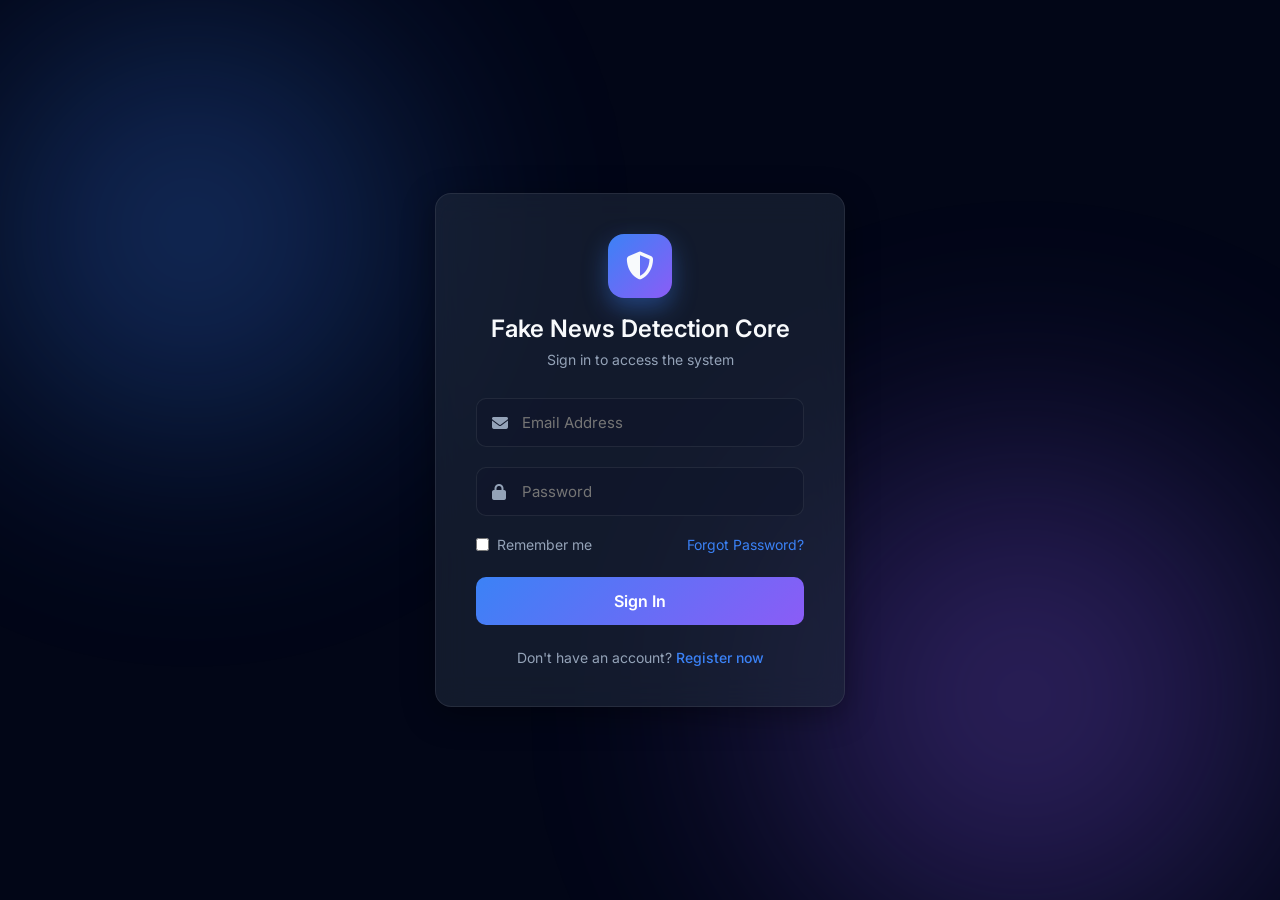
<file: index.html>
<!DOCTYPE html>
<html lang="en">
<head>
    <meta charset="UTF-8">
    <meta name="viewport" content="width=device-width, initial-scale=1.0">
    <title>Fake News Detection System - Sign In</title>
    <link rel="stylesheet" href="style.css">
    <link href="https://fonts.googleapis.com/css2?family=Inter:wght@300;400;500;600;700&display=swap" rel="stylesheet">
    <link rel="stylesheet" href="https://cdnjs.cloudflare.com/ajax/libs/font-awesome/6.4.0/css/all.min.css">
</head>
<body class="auth-body">
    <div class="background-effects">
        <div class="glow-1"></div>
        <div class="glow-2"></div>
    </div>
    
    <div class="auth-container">
        <div class="auth-card glass-panel" id="authCard">
            <div class="auth-header">
                <div class="logo-icon">
                    <i class="fa-solid fa-shield-halved"></i>
                </div>
                <h2>Fake News Detection Core</h2>
                <p>Sign in to access the system</p>
            </div>
            
            <form id="loginForm" class="auth-form active">
                <div class="input-group">
                    <i class="fa-solid fa-envelope"></i>
                    <input type="email" placeholder="Email Address" required>
                </div>
                <div class="input-group">
                    <i class="fa-solid fa-lock"></i>
                    <input type="password" placeholder="Password" required>
                </div>
                <div class="form-options">
                    <label class="checkbox-container">
                        <input type="checkbox">
                        <span class="checkmark"></span>
                        Remember me
                    </label>
                    <a href="#" class="forgot-link">Forgot Password?</a>
                </div>
                <button type="button" class="btn-primary auth-submit" onclick="login()">
                    Sign In
                    <div class="btn-glow"></div>
                </button>
                <p class="auth-switch">Don't have an account? <a href="#" onclick="toggleAuth()">Register now</a></p>
            </form>

            <form id="registerForm" class="auth-form">
                <div class="input-group">
                    <i class="fa-solid fa-user"></i>
                    <input type="text" placeholder="Full Name" required>
                </div>
                <div class="input-group">
                    <i class="fa-solid fa-envelope"></i>
                    <input type="email" placeholder="Email Address" required>
                </div>
                <div class="input-group">
                    <i class="fa-solid fa-lock"></i>
                    <input type="password" placeholder="Password" required>
                </div>
                <button type="button" class="btn-primary auth-submit" onclick="register()">
                    Create Account
                    <div class="btn-glow"></div>
                </button>
                <p class="auth-switch">Already have an account? <a href="#" onclick="toggleAuth()">Sign in</a></p>
            </form>
        </div>
    </div>

    <script src="script.js"></script>
</body>
</html>
</file>
<file: style.css>
:root {
    --bg-dark: #0f172a;
    --bg-darker: #020617;
    --primary: #3b82f6;
    --primary-hover: #2563eb;
    --secondary: #8b5cf6;
    --text-main: #f8fafc;
    --text-muted: #94a3b8;
    --glass-bg: rgba(30, 41, 59, 0.6);
    --glass-border: rgba(255, 255, 255, 0.08);
    --glass-shadow: 0 8px 32px 0 rgba(0, 0, 0, 0.37);
    
    --success: #10b981;
    --warning: #f59e0b;
    --danger: #ef4444;
    --info: #0ea5e9;
}

* {
    margin: 0;
    padding: 0;
    box-sizing: border-box;
    font-family: 'Inter', sans-serif;
}

body {
    background-color: var(--bg-darker);
    color: var(--text-main);
    min-height: 100vh;
    overflow-x: hidden;
}

/* Background Effects */
.background-effects {
    position: fixed;
    top: 0;
    left: 0;
    width: 100vw;
    height: 100vh;
    z-index: -1;
    overflow: hidden;
    pointer-events: none;
}

.glow-1, .glow-2, .glow-3 {
    position: absolute;
    border-radius: 50%;
    filter: blur(100px);
    opacity: 0.4;
    animation: drift 20s infinite alternate ease-in-out;
}

.glow-1 {
    top: -10%;
    left: -10%;
    width: 50vw;
    height: 50vw;
    background: radial-gradient(circle, var(--primary) 0%, transparent 70%);
}

.glow-2 {
    bottom: -20%;
    right: -10%;
    width: 60vw;
    height: 60vw;
    background: radial-gradient(circle, var(--secondary) 0%, transparent 70%);
    animation-delay: -5s;
}

.glow-3 {
    top: 40%;
    left: 30%;
    width: 40vw;
    height: 40vw;
    background: radial-gradient(circle, var(--info) 0%, transparent 70%);
    animation-delay: -10s;
    opacity: 0.2;
}

@keyframes drift {
    0% { transform: translate(0, 0) scale(1); }
    100% { transform: translate(50px, 50px) scale(1.1); }
}

/* Glassmorphism Classes */
.glass-panel {
    background: var(--glass-bg);
    backdrop-filter: blur(16px);
    -webkit-backdrop-filter: blur(16px);
    border: 1px solid var(--glass-border);
    border-radius: 16px;
    box-shadow: var(--glass-shadow);
}

/* Auth Page */
.auth-body {
    display: flex;
    justify-content: center;
    align-items: center;
}

.auth-container {
    width: 100%;
    max-width: 450px;
    padding: 20px;
}

.auth-card {
    padding: 40px;
    position: relative;
    overflow: hidden;
}

.auth-header {
    text-align: center;
    margin-bottom: 30px;
}

.logo-icon {
    width: 64px;
    height: 64px;
    background: linear-gradient(135deg, var(--primary), var(--secondary));
    border-radius: 16px;
    display: flex;
    justify-content: center;
    align-items: center;
    font-size: 28px;
    margin: 0 auto 16px;
    box-shadow: 0 10px 25px rgba(59, 130, 246, 0.4);
}

.logo-icon.small {
    width: 40px;
    height: 40px;
    font-size: 18px;
    border-radius: 10px;
    margin: 0 12px 0 0;
}

.auth-header h2 {
    font-size: 24px;
    font-weight: 600;
    margin-bottom: 8px;
}

.auth-header p {
    color: var(--text-muted);
    font-size: 14px;
}

.auth-form {
    display: none;
    animation: fadeIn 0.4s ease forwards;
}

.auth-form.active {
    display: block;
}

@keyframes fadeIn {
    from { opacity: 0; transform: translateY(10px); }
    to { opacity: 1; transform: translateY(0); }
}

.input-group {
    position: relative;
    margin-bottom: 20px;
}

.input-group i {
    position: absolute;
    left: 16px;
    top: 50%;
    transform: translateY(-50%);
    color: var(--text-muted);
}

.input-group input, .header-search input, .detection-interface textarea {
    width: 100%;
    background: rgba(15, 23, 42, 0.6);
    border: 1px solid var(--glass-border);
    color: white;
    padding: 14px 14px 14px 45px;
    border-radius: 10px;
    font-size: 15px;
    transition: all 0.3s ease;
    outline: none;
}

.input-group input:focus, .header-search input:focus, .detection-interface textarea:focus {
    border-color: var(--primary);
    box-shadow: 0 0 0 3px rgba(59, 130, 246, 0.2);
}

.form-options {
    display: flex;
    justify-content: space-between;
    align-items: center;
    margin-bottom: 24px;
    font-size: 14px;
}

.checkbox-container {
    display: flex;
    align-items: center;
    cursor: pointer;
    color: var(--text-muted);
}

.checkbox-container input {
    margin-right: 8px;
    accent-color: var(--primary);
}

.forgot-link {
    color: var(--primary);
    text-decoration: none;
    transition: color 0.3s;
}

.forgot-link:hover {
    color: var(--text-main);
}

.btn-primary {
    width: 100%;
    position: relative;
    background: linear-gradient(135deg, var(--primary), var(--secondary));
    color: white;
    border: none;
    padding: 14px;
    border-radius: 10px;
    font-size: 16px;
    font-weight: 600;
    cursor: pointer;
    overflow: hidden;
    transition: transform 0.2s ease, box-shadow 0.2s ease;
}

.btn-primary:hover {
    transform: translateY(-2px);
    box-shadow: 0 8px 20px rgba(99, 102, 241, 0.4);
}

.btn-primary:active {
    transform: translateY(0);
}

.btn-glow {
    position: absolute;
    top: -50%;
    left: -50%;
    width: 200%;
    height: 200%;
    background: radial-gradient(circle, rgba(255,255,255,0.3) 0%, transparent 50%);
    opacity: 0;
    transition: opacity 0.3s;
    pointer-events: none;
}

.btn-primary:hover .btn-glow {
    opacity: 1;
    animation: rotate 3s linear infinite;
}

@keyframes rotate {
    0% { transform: rotate(0deg); }
    100% { transform: rotate(360deg); }
}

.auth-switch {
    text-align: center;
    margin-top: 24px;
    color: var(--text-muted);
    font-size: 14px;
}

.auth-switch a {
    color: var(--primary);
    text-decoration: none;
    font-weight: 500;
}

.auth-switch a:hover {
    text-decoration: underline;
}

/* Dashboard Layout */
.dashboard-body {
    display: flex;
}

.sidebar {
    width: 260px;
    height: calc(100vh - 32px);
    margin: 16px;
    position: fixed;
    display: flex;
    flex-direction: column;
    padding: 24px 0;
}

.sidebar-header {
    display: flex;
    align-items: center;
    padding: 0 24px;
    margin-bottom: 40px;
}

.sidebar-header h3 {
    font-weight: 600;
    font-size: 20px;
    background: linear-gradient(135deg, #fff, var(--text-muted));
    -webkit-background-clip: text;
    -webkit-text-fill-color: transparent;
}

.nav-links {
    list-style: none;
    flex-grow: 1;
}

.nav-links li a {
    display: flex;
    align-items: center;
    padding: 14px 24px;
    color: var(--text-muted);
    text-decoration: none;
    font-size: 15px;
    font-weight: 500;
    transition: all 0.3s ease;
    border-left: 3px solid transparent;
}

.nav-links li a i {
    width: 24px;
    margin-right: 12px;
    font-size: 18px;
}

.nav-links li a:hover, .nav-links li.active a {
    color: var(--text-main);
    background: rgba(255, 255, 255, 0.03);
}

.nav-links li.active a {
    border-left-color: var(--primary);
    background: linear-gradient(90deg, rgba(59, 130, 246, 0.1) 0%, transparent 100%);
}

.sidebar-footer {
    padding: 0 24px;
}

.logout-btn {
    display: flex;
    align-items: center;
    color: var(--danger);
    text-decoration: none;
    font-weight: 500;
    font-size: 15px;
    padding: 12px;
    border-radius: 8px;
    transition: background 0.3s;
}

.logout-btn i {
    margin-right: 12px;
}

.logout-btn:hover {
    background: rgba(239, 68, 68, 0.1);
}

.main-content {
    margin-left: 292px; /* 260 + 16*2 */
    padding: 16px 16px 16px 0;
    flex-grow: 1;
    min-height: 100vh;
}

.top-header {
    display: flex;
    justify-content: space-between;
    align-items: center;
    padding: 16px 24px;
    margin-bottom: 24px;
}

.header-search {
    position: relative;
    width: 400px;
}

.header-search i {
    position: absolute;
    left: 16px;
    top: 50%;
    transform: translateY(-50%);
    color: var(--text-muted);
}

.header-user {
    display: flex;
    align-items: center;
    gap: 20px;
}

.notification-btn {
    background: rgba(255, 255, 255, 0.05);
    border: 1px solid var(--glass-border);
    color: var(--text-main);
    width: 40px;
    height: 40px;
    border-radius: 50%;
    display: flex;
    justify-content: center;
    align-items: center;
    cursor: pointer;
    position: relative;
    transition: all 0.3s;
}

.notification-btn:hover {
    background: rgba(255, 255, 255, 0.1);
}

.notification-btn .badge {
    position: absolute;
    top: -2px;
    right: -2px;
    background: var(--danger);
    color: white;
    font-size: 10px;
    font-weight: bold;
    width: 18px;
    height: 18px;
    border-radius: 50%;
    display: flex;
    justify-content: center;
    align-items: center;
    border: 2px solid var(--bg-dark);
}

.user-profile {
    display: flex;
    align-items: center;
    gap: 12px;
    cursor: pointer;
}

.user-profile img {
    width: 36px;
    height: 36px;
    border-radius: 50%;
}

.user-profile span {
    font-weight: 500;
    font-size: 14px;
}

/* Dashboard Grid */
.dashboard-grid {
    display: grid;
    grid-template-columns: repeat(3, 1fr);
     gap: 24px;
}

.grid-item {
    display: flex;
    flex-direction: column;
}

.grid-item.span-2 {
    grid-column: span 2;
}

.grid-item.span-3 {
    grid-column: span 3;
}

.card-header {
    padding: 20px 24px;
    border-bottom: 1px solid var(--glass-border);
}

.card-header h4 {
    font-size: 16px;
    font-weight: 600;
    display: flex;
    align-items: center;
    gap: 10px;
}

.card-header h4 i {
    color: var(--primary);
}

.card-body {
    padding: 24px;
    flex-grow: 1;
}

/* Feature Specifics */
.detection-interface {
    display: flex;
    flex-direction: column;
    gap: 16px;
}

.input-tabs {
    display: flex;
    gap: 12px;
    border-bottom: 1px solid var(--glass-border);
    padding-bottom: 12px;
}

.tab {
    background: none;
    border: none;
    color: var(--text-muted);
    font-size: 14px;
    font-weight: 500;
    cursor: pointer;
    padding: 8px 16px;
    border-radius: 6px;
    transition: all 0.3s;
}

.tab:hover {
    background: rgba(255, 255, 255, 0.05);
    color: var(--text-main);
}

.tab.active {
    background: rgba(59, 130, 246, 0.15);
    color: var(--primary);
}

.detection-interface textarea {
    height: 160px;
    resize: none;
    padding: 16px;
}

.action-bar {
    display: flex;
    justify-content: flex-end;
}

.analyze-btn {
    width: auto;
    padding: 12px 24px;
    display: flex;
    align-items: center;
    gap: 8px;
}

.chart-container {
    height: 250px;
    width: 100%;
    position: relative;
}

/* Status Cards */
.status-card {
    display: flex;
    flex-direction: row;
    align-items: center;
    padding: 24px;
    gap: 20px;
    transition: transform 0.3s;
}

.status-card:hover {
    transform: translateY(-5px);
}

.status-icon {
    width: 56px;
    height: 56px;
    border-radius: 14px;
    display: flex;
    justify-content: center;
    align-items: center;
    font-size: 24px;
}

.status-icon.info { background: rgba(14, 165, 233, 0.15); color: var(--info); }
.status-icon.warning { background: rgba(245, 158, 11, 0.15); color: var(--warning); }
.status-icon.success { background: rgba(16, 185, 129, 0.15); color: var(--success); }
.status-icon.danger { background: rgba(239, 68, 68, 0.15); color: var(--danger); }

.status-text h3 {
    font-size: 14px;
    color: var(--text-muted);
    font-weight: 500;
    margin-bottom: 4px;
}

.status-text p {
    font-size: 15px;
    font-weight: 600;
    color: var(--text-main);
}

/* Architecture Flow */
.system-architecture {
    margin-bottom: 24px;
}

.architecture-diagram {
    display: flex;
    justify-content: space-between;
    align-items: center;
    padding: 10px;
}

.arch-box {
    background: rgba(30, 41, 59, 0.8);
    border: 1px solid var(--glass-border);
    padding: 16px;
    border-radius: 12px;
    text-align: center;
    font-weight: 600;
    font-size: 14px;
    width: 17%;
    position: relative;
    box-shadow: 0 4px 15px rgba(0,0,0,0.2);
    transition: all 0.3s ease;
}

.arch-box:hover {
    transform: translateY(-5px);
    border-color: var(--primary);
}

.arch-box small {
    display: block;
    font-size: 11px;
    color: var(--text-muted);
    margin-top: 6px;
    font-weight: 400;
}

.arch-box.highlight {
    background: linear-gradient(135deg, rgba(59, 130, 246, 0.2), rgba(139, 92, 246, 0.2));
    border-color: var(--primary);
    box-shadow: 0 0 20px rgba(59, 130, 246, 0.3);
}

.architecture-diagram > i {
    color: var(--text-muted);
    font-size: 18px;
}

/* Modal */
.modal {
    display: none;
    position: fixed;
    top: 0;
    left: 0;
    width: 100%;
    height: 100%;
    background: rgba(0, 0, 0, 0.6);
    backdrop-filter: blur(5px);
    z-index: 1000;
    justify-content: center;
    align-items: center;
    opacity: 0;
    transition: opacity 0.3s;
}

.modal.show {
    display: flex;
    opacity: 1;
}

.modal-content {
    width: 100%;
    max-width: 500px;
    transform: scale(0.9);
    transition: transform 0.3s;
}

.modal.show .modal-content {
    transform: scale(1);
}

.modal-header {
    display: flex;
    justify-content: space-between;
    align-items: center;
    padding: 20px 24px;
    border-bottom: 1px solid var(--glass-border);
}

.close-modal {
    font-size: 24px;
    cursor: pointer;
    color: var(--text-muted);
}

.close-modal:hover {
    color: var(--text-main);
}

.modal-body {
    padding: 30px 24px;
}

.text-center { text-align: center; }
.text-danger { color: var(--danger); }
.text-warning { color: var(--warning); }
.text-success { color: var(--success); }
.mt-3 { margin-top: 16px; }
.mt-4 { margin-top: 24px; }
.mb-2 { margin-bottom: 8px; }

/* Score Ring */
.score-ring {
    position: relative;
    width: 120px;
    height: 120px;
    margin: 0 auto;
}

.score-value {
    position: absolute;
    top: 50%;
    left: 50%;
    transform: translate(-50%, -50%);
    font-size: 28px;
    font-weight: 700;
    color: var(--danger);
}

.progress-ring__circle {
    transition: stroke-dashoffset 1s ease-in-out;
    transform: rotate(-90deg);
    transform-origin: 50% 50%;
    stroke-dasharray: 326.72;
    stroke-dashoffset: 326.72;
}

/* Detail Progress Bars */
.details-grid {
    display: flex;
    flex-direction: column;
    gap: 16px;
    text-align: left;
}

.detail-item span {
    display: block;
    font-size: 14px;
    color: var(--text-muted);
    margin-bottom: 8px;
}

.progress-bar {
    width: 100%;
    height: 8px;
    background: rgba(255, 255, 255, 0.05);
    border-radius: 4px;
    overflow: hidden;
}

.progress-bar .fill {
    height: 100%;
    border-radius: 4px;
}
.bg-danger { background: var(--danger); }
.bg-warning { background: var(--warning); }
.bg-success { background: var(--success); }

.modal-footer {
    padding: 20px 24px;
    border-top: 1px solid var(--glass-border);
    text-align: right;
}

.btn-secondary {
    background: rgba(255, 255, 255, 0.1);
    color: white;
    border: 1px solid var(--glass-border);
    padding: 10px 20px;
    border-radius: 8px;
    cursor: pointer;
    transition: all 0.3s;
}

.btn-secondary:hover {
    background: rgba(255, 255, 255, 0.15);
}

/* Responsive */
@media (max-width: 1024px) {
    .dashboard-grid {
        grid-template-columns: repeat(2, 1fr);
    }
    .grid-item.span-3 {
        grid-column: span 2;
    }
    .architecture-diagram {
        flex-wrap: wrap;
        gap: 10px;
        justify-content: center;
    }
    .arch-box {
        width: 30%;
        margin-bottom: 10px;
    }
}
</file>
